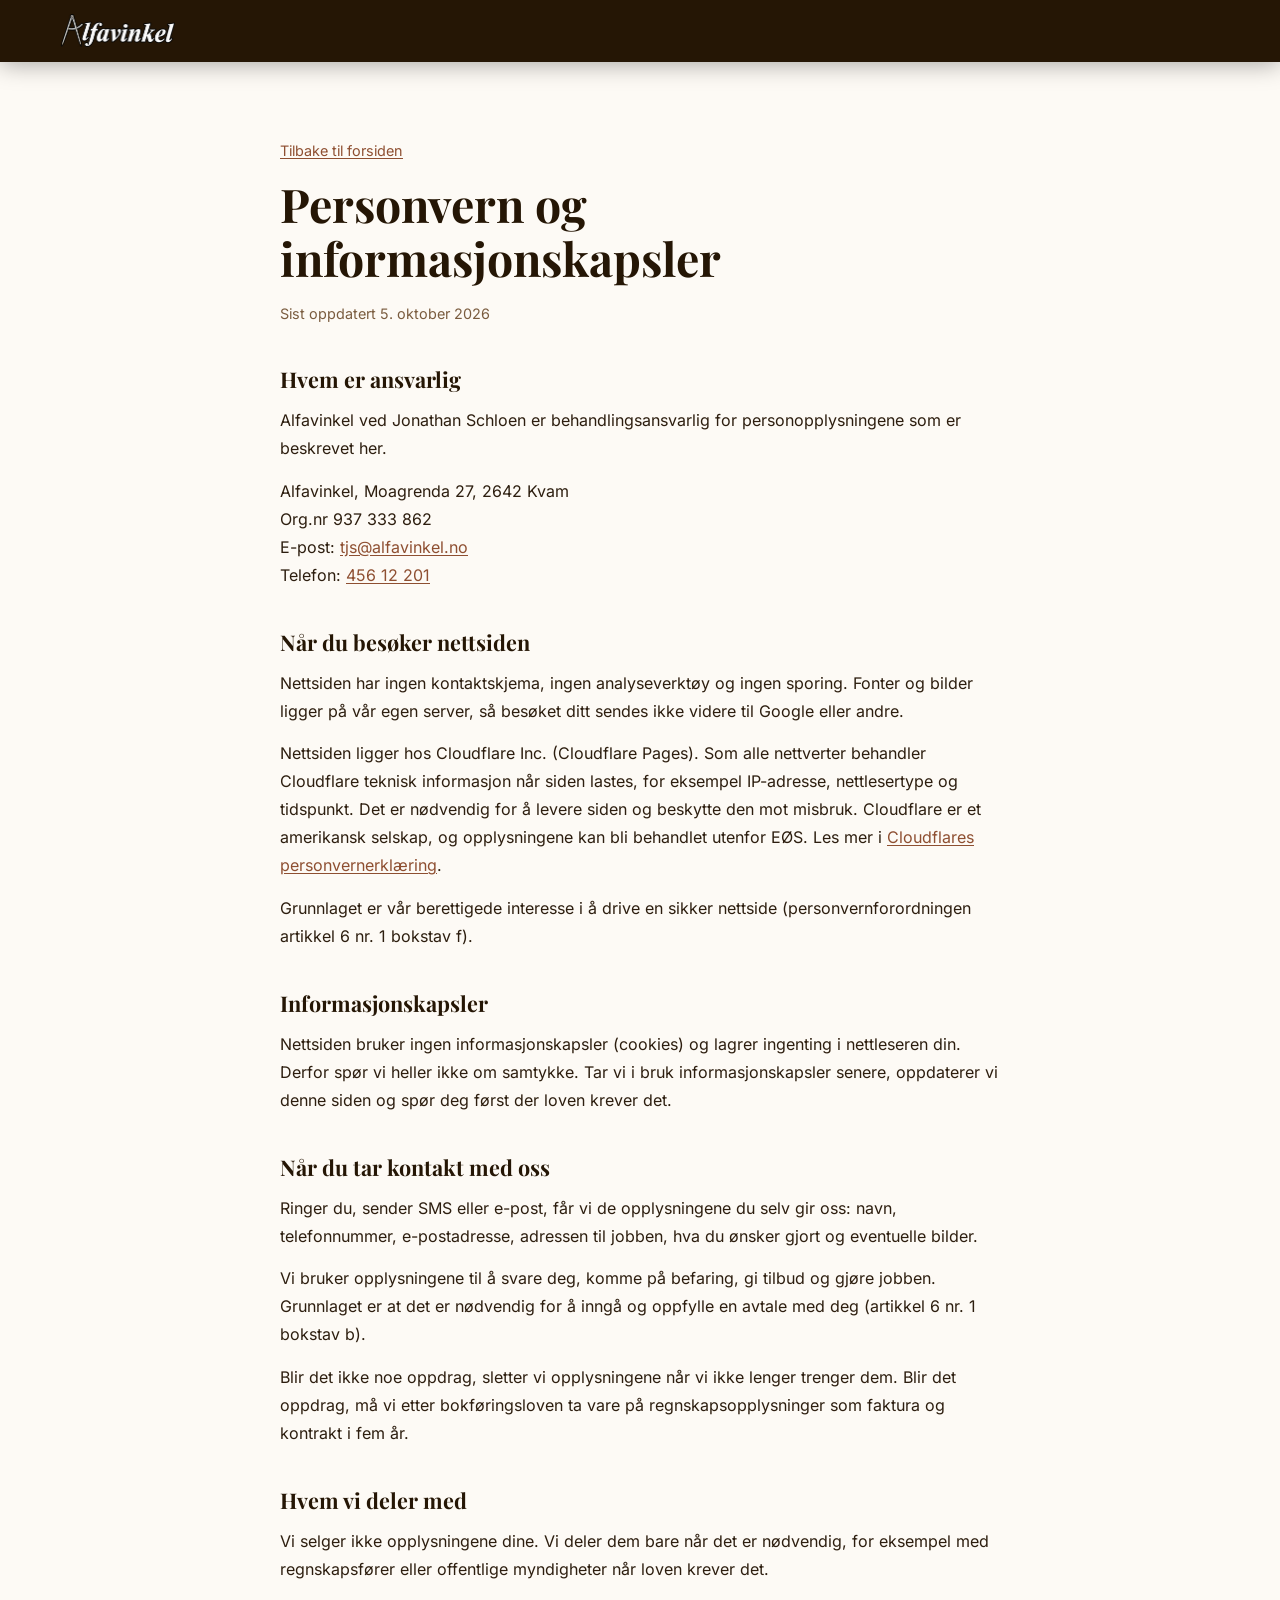
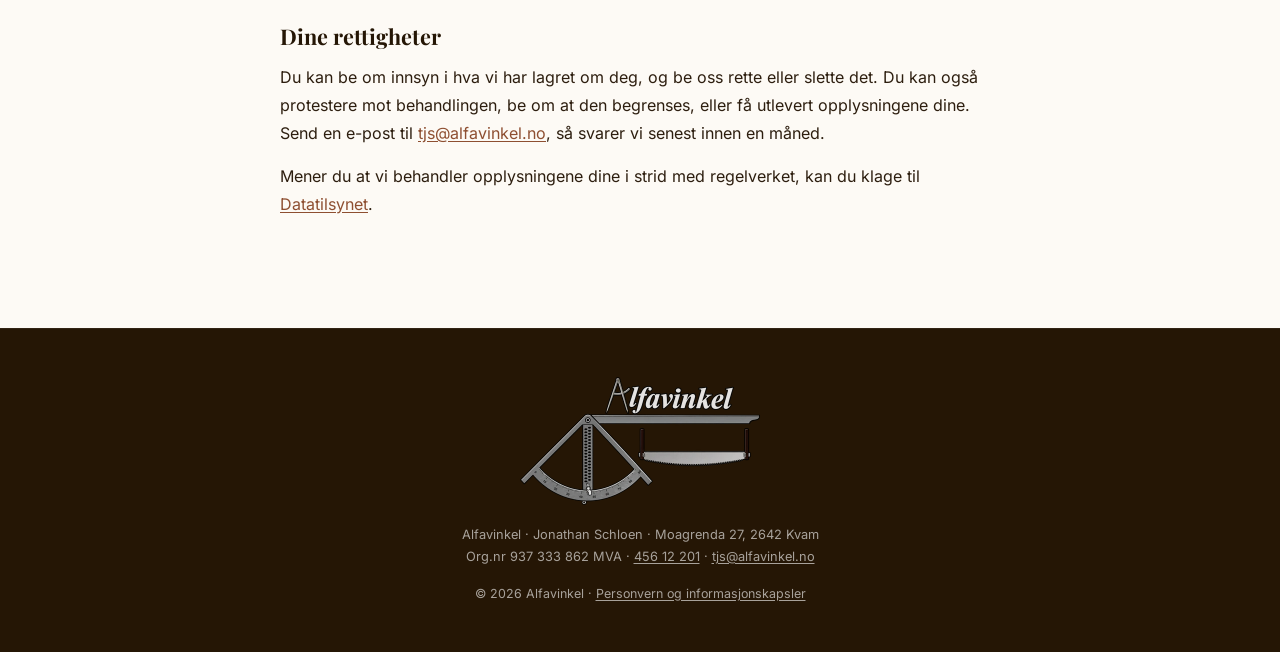
<file: personvern.html>
<!DOCTYPE html>
<html lang="nb">
<head>
  <meta charset="UTF-8">
  <meta name="viewport" content="width=device-width, initial-scale=1.0">
  <title>Personvern og informasjonskapsler | Alfavinkel</title>
  <meta name="description" content="Hvordan Alfavinkel behandler personopplysninger, og hvorfor nettsiden ikke bruker informasjonskapsler.">
  <link rel="canonical" href="https://alfavinkel.no/personvern">
  <link rel="preload" href="fonts/inter-latin-wght-normal.woff2" as="font" type="font/woff2" crossorigin>
  <link rel="preload" href="fonts/playfair-display-latin-wght-normal.woff2" as="font" type="font/woff2" crossorigin>
  <link rel="icon" href="/favicon.ico" sizes="48x48">
  <link rel="icon" href="/favicon.svg" type="image/svg+xml">
  <link rel="icon" href="/favicon-96.png" type="image/png" sizes="96x96">
  <link rel="apple-touch-icon" href="/apple-touch-icon.png">
  <link rel="stylesheet" href="style.css?v=1ba7c7b9">
</head>
<body>

  <a href="#innhold" class="skip">Hopp til innhold</a>

  <header class="header scrolled">
    <div class="container header__inner">
      <a href="/" class="logo" aria-label="Alfavinkel, til forsiden">
        <picture>
          <source type="image/webp" srcset="images/web/logo-ordmerke.webp">
          <img src="images/web/logo-ordmerke.png" alt="Alfavinkel"
               class="logo__img" width="461" height="132">
        </picture>
      </a>
    </div>
  </header>

  <main id="innhold" class="legal">
    <div class="container legal__inner">
      <p><a href="/" class="legal__back">Tilbake til forsiden</a></p>

      <h1 class="section-title">Personvern og informasjonskapsler</h1>
      <p class="legal__updated">Sist oppdatert 5. oktober 2026</p>

      <h2>Hvem er ansvarlig</h2>
      <p>Alfavinkel ved Jonathan Schloen er behandlingsansvarlig for personopplysningene som er beskrevet her.</p>
      <p>Alfavinkel, Moagrenda 27, 2642 Kvam<br>
        Org.nr 937 333 862<br>
        E-post: <!--email_off--><a href="mailto:tjs@alfavinkel.no">tjs@alfavinkel.no</a><!--/email_off--><br>
        Telefon: <a href="tel:+4745612201">456 12 201</a></p>

      <h2>Når du besøker nettsiden</h2>
      <p>Nettsiden har ingen kontaktskjema, ingen analyseverktøy og ingen sporing. Fonter og bilder ligger på vår egen server, så besøket ditt sendes ikke videre til Google eller andre.</p>
      <p>Nettsiden ligger hos Cloudflare Inc. (Cloudflare Pages). Som alle nettverter behandler Cloudflare teknisk informasjon når siden lastes, for eksempel IP-adresse, nettlesertype og tidspunkt. Det er nødvendig for å levere siden og beskytte den mot misbruk. Cloudflare er et amerikansk selskap, og opplysningene kan bli behandlet utenfor EØS. Les mer i <a href="https://www.cloudflare.com/privacypolicy/">Cloudflares personvernerklæring</a>.</p>
      <p>Grunnlaget er vår berettigede interesse i å drive en sikker nettside (personvernforordningen artikkel 6 nr. 1 bokstav f).</p>

      <h2>Informasjonskapsler</h2>
      <p>Nettsiden bruker ingen informasjonskapsler (cookies) og lagrer ingenting i nettleseren din. Derfor spør vi heller ikke om samtykke. Tar vi i bruk informasjonskapsler senere, oppdaterer vi denne siden og spør deg først der loven krever det.</p>

      <h2>Når du tar kontakt med oss</h2>
      <p>Ringer du, sender SMS eller e-post, får vi de opplysningene du selv gir oss: navn, telefonnummer, e-postadresse, adressen til jobben, hva du ønsker gjort og eventuelle bilder.</p>
      <p>Vi bruker opplysningene til å svare deg, komme på befaring, gi tilbud og gjøre jobben. Grunnlaget er at det er nødvendig for å inngå og oppfylle en avtale med deg (artikkel 6 nr. 1 bokstav b).</p>
      <p>Blir det ikke noe oppdrag, sletter vi opplysningene når vi ikke lenger trenger dem. Blir det oppdrag, må vi etter bokføringsloven ta vare på regnskapsopplysninger som faktura og kontrakt i fem år.</p>

      <h2>Hvem vi deler med</h2>
      <p>Vi selger ikke opplysningene dine. Vi deler dem bare når det er nødvendig, for eksempel med regnskapsfører eller offentlige myndigheter når loven krever det.</p>

      <h2>Dine rettigheter</h2>
      <p>Du kan be om innsyn i hva vi har lagret om deg, og be oss rette eller slette det. Du kan også protestere mot behandlingen, be om at den begrenses, eller få utlevert opplysningene dine. Send en e-post til <!--email_off--><a href="mailto:tjs@alfavinkel.no">tjs@alfavinkel.no</a><!--/email_off-->, så svarer vi senest innen en måned.</p>
      <p>Mener du at vi behandler opplysningene dine i strid med regelverket, kan du klage til <a href="https://www.datatilsynet.no">Datatilsynet</a>.</p>
    </div>
  </main>

  <footer class="footer">
    <div class="container footer__inner">
      <a href="/" class="logo footer__logo" aria-label="Alfavinkel, til forsiden">
        <picture>
          <source type="image/webp" srcset="images/web/logo-full.webp">
          <img src="images/web/logo-full.png" alt="Alfavinkel"
               class="footer__logo-img" width="480" height="256">
        </picture>
      </a>
      <address class="footer__info">
        Alfavinkel · Jonathan Schloen · Moagrenda 27, 2642 Kvam<br>
        Org.nr 937 333 862 MVA · <a href="tel:+4745612201">456 12 201</a> · <!--email_off--><a href="mailto:tjs@alfavinkel.no">tjs@alfavinkel.no</a><!--/email_off-->
      </address>
      <p class="footer__copy">© 2026 Alfavinkel · <a href="/personvern">Personvern og informasjonskapsler</a></p>
    </div>
  </footer>

</body>
</html>
</file>
<file: style.css>
/* =============================================
   ALFAVINKEL · style.css
   ============================================= */

/* Fontene ligger lokalt saa besoekende ikke sender IP-adressen sin til
   Google. Variable fonter, latin-utvalg (dekker æøå). Lisens: fonts/OFL-*.txt */
@font-face {
  font-family: 'Inter';
  font-style: normal;
  font-weight: 100 900;
  font-display: swap;
  src: url('fonts/inter-latin-wght-normal.woff2') format('woff2');
}
@font-face {
  font-family: 'Playfair Display';
  font-style: normal;
  font-weight: 400 900;
  font-display: swap;
  src: url('fonts/playfair-display-latin-wght-normal.woff2') format('woff2');
}
@font-face {
  font-family: 'Playfair Display';
  font-style: italic;
  font-weight: 400 900;
  font-display: swap;
  src: url('fonts/playfair-display-latin-wght-italic.woff2') format('woff2');
}

:root {
  --dark:   #251605;
  --accent: #C57B57;
  /* --accent gir bare 3.2:1 mot lyst. Disse to holder WCAG AA (4.5:1). */
  --accent-strong: #A05A39; /* bakgrunn bak hvit tekst */
  --accent-ink:    #8E4F31; /* tekst paa lys bunn, og hover for --accent-strong */
  --warm:   #F1AB86;
  --light:  #F7DBA7;
  --steel:  #9CAFB7;
  --white:  #FDFAF5;
  --text:   #2D1E0F;
  --muted:  #7A5C3F;

  --ff-heading: 'Playfair Display', Georgia, serif;
  --ff-body:    'Inter', system-ui, -apple-system, sans-serif;

  --radius-sm: 4px;
  --radius:    8px;
  --radius-lg: 16px;

  /* All hover og fokus bruker --t og --ease. Bildezoom bruker --t-slow.
     Hover bare paa det som kan trykkes paa: klikkbare kort loefter seg
     --lift-card, knapper --lift-btn. */
  --ease:      cubic-bezier(0.4, 0, 0.2, 1);
  --t:         0.28s;
  --t-slow:    0.65s;
  --lift-card: -4px;
  --lift-btn:  -2px;
  --zoom:      1.05;
  --card-shadow: 0 18px 48px rgba(37, 22, 5, 0.08);

  --container: 1160px;
}

/* =============================================
   RESET & BASE
   ============================================= */
*, *::before, *::after {
  box-sizing: border-box;
  margin: 0;
  padding: 0;
}

:focus-visible {
  outline: 2px solid var(--accent);
  outline-offset: 3px;
}
/* Kobber mot den varme kontaktbunnen gir under 3:1, saa der brukes moerk. */
.contact :focus-visible {
  outline-color: var(--dark);
}

html {
  scroll-behavior: smooth;
  -webkit-text-size-adjust: 100%;
}

body {
  font-family: var(--ff-body);
  font-size: 1rem;
  line-height: 1.6;
  color: var(--text);
  background: var(--white);
  overflow-x: hidden;
  /* Footeren staar nederst ogsaa paa korte sider (404): main fyller
     restplassen. Header og skip-lenke er posisjonert og paavirkes ikke. */
  min-height: 100vh;
  min-height: 100svh;
  display: flex;
  flex-direction: column;
}
body > main {
  flex: 1 0 auto;
}

img {
  display: block;
  max-width: 100%;
}

a {
  text-decoration: none;
  color: inherit;
}
/* Telefonnummer skal aldri brytes over to linjer. */
a[href^="tel:"] {
  white-space: nowrap;
}

ul {
  list-style: none;
}

button {
  cursor: pointer;
  border: none;
  background: none;
  font: inherit;
}

/* =============================================
   UTILITY
   ============================================= */
.container {
  width: min(var(--container), 100% - 2.5rem);
  margin-inline: auto;
}

/* Section labels */
.section-label {
  display: inline-block;
  font-size: 0.8rem;
  font-weight: 600;
  letter-spacing: 0.18em;
  text-transform: uppercase;
  color: var(--accent-ink);
  margin-bottom: 0.85rem;
}
.section-label--light {
  color: var(--warm);
}

/* Section headings */
.section-title {
  font-family: var(--ff-heading);
  font-size: clamp(1.9rem, 3.8vw, 2.9rem);
  font-weight: 700;
  line-height: 1.15;
  color: var(--dark);
  margin-bottom: 1rem;
}
.section-title--light {
  color: var(--white);
}

/* Centered section header */
.section-header {
  text-align: center;
  margin-bottom: clamp(2.5rem, 5vw, 4rem);
}
/* =============================================
   BUTTONS
   ============================================= */
.btn {
  display: inline-flex;
  align-items: center;
  justify-content: center;
  gap: 0.5rem;
  padding: 0.9rem 2rem;
  font-family: var(--ff-body);
  font-size: 0.88rem;
  font-weight: 600;
  letter-spacing: 0.04em;
  border-radius: var(--radius-sm);
  transition: background var(--t) var(--ease),
              color var(--t) var(--ease),
              border-color var(--t) var(--ease),
              transform var(--t) var(--ease),
              box-shadow var(--t) var(--ease);
  min-height: 50px;
  white-space: nowrap;
}

.btn--primary {
  background: var(--accent-strong);
  color: var(--white);
}
.btn--primary:hover {
  background: var(--accent-ink);
  transform: translateY(var(--lift-btn));
  box-shadow: 0 8px 24px rgba(197, 123, 87, 0.38);
}

.btn--outline {
  background: transparent;
  color: var(--white);
  border: 2px solid rgba(255, 255, 255, 0.45);
}
.btn--outline:hover {
  background: rgba(255, 255, 255, 0.1);
  border-color: rgba(255, 255, 255, 0.85);
  transform: translateY(var(--lift-btn));
}

.btn--dark {
  background: var(--dark);
  color: var(--white);
}
.btn--dark:hover {
  background: #3d2510;
  transform: translateY(var(--lift-btn));
  box-shadow: 0 8px 24px rgba(37, 22, 5, 0.3);
}

.btn--full {
  width: 100%;
}
/* =============================================
   HEADER
   ============================================= */
.header {
  position: fixed;
  inset-block-start: 0;
  inset-inline: 0;
  z-index: 200;
  padding-block: 1.4rem;
  transition: background var(--t) var(--ease),
              padding var(--t) var(--ease),
              box-shadow var(--t) var(--ease);
}

.header.scrolled {
  background: var(--dark);
  padding-block: 0.9rem;
  box-shadow: 0 2px 24px rgba(0, 0, 0, 0.35);
}

.header__inner {
  display: flex;
  align-items: center;
  justify-content: space-between;
  gap: 1.5rem;
}

/* Logo */
.logo {
  display: flex;
  align-items: center;
  gap: 0.55rem;
  color: var(--white);
  font-family: var(--ff-heading);
  font-size: 1.35rem;
  font-weight: 700;
  letter-spacing: -0.01em;
  flex-shrink: 0;
}
/* Nav */
.nav__list {
  display: flex;
  align-items: center;
  gap: 0.15rem;
}

.nav__link {
  display: block;
  padding: 0.5rem 0.9rem;
  color: rgba(255, 255, 255, 0.82);
  font-size: 0.88rem;
  font-weight: 500;
  border-radius: var(--radius-sm);
  transition: color var(--t) var(--ease), background var(--t) var(--ease);
}
.nav__link:hover {
  color: var(--white);
  background: rgba(255, 255, 255, 0.09);
}

.nav__cta {
  background: var(--accent-strong);
  color: var(--white) !important;
  padding: 0.5rem 1.2rem;
  margin-left: 0.5rem;
}
.nav__cta:hover {
  background: var(--accent-ink) !important;
}

/* Hamburger */
.hamburger {
  display: none;
  flex-direction: column;
  justify-content: center;
  gap: 5px;
  width: 44px;
  height: 44px;
  padding: 0.6rem;
  flex-shrink: 0;
  /* Over menypanelet (z-index 199), saa krysset kan trykkes paa naar menyen er aapen. */
  position: relative;
  z-index: 201;
}

/* Ringeknapp i headeren. Bare paa mobil, der «Ring»-knappen i menyen ellers
   er skjult bak hamburgeren. */
.header__call {
  display: none;
  align-items: center;
  justify-content: center;
  width: 44px;
  height: 44px;
  margin-left: auto;
  margin-right: -0.75rem;
  border-radius: 50%;
  background: var(--accent-strong);
  color: var(--white);
  flex-shrink: 0;
  transition: background var(--t) var(--ease);
}
.header__call:hover {
  background: var(--accent-ink);
}
.hamburger__bar {
  display: block;
  width: 22px;
  height: 2px;
  background: var(--white);
  border-radius: 2px;
  transition: transform var(--t) var(--ease),
              opacity var(--t) var(--ease);
  transform-origin: center;
}
.hamburger.open .hamburger__bar:nth-child(1) {
  transform: translateY(7px) rotate(45deg);
}
.hamburger.open .hamburger__bar:nth-child(2) {
  opacity: 0;
  transform: scaleX(0);
}
.hamburger.open .hamburger__bar:nth-child(3) {
  transform: translateY(-7px) rotate(-45deg);
}

/* =============================================
   HERO
   ============================================= */
.hero {
  position: relative;
  /* Hoeyden var fast, 100svh med min-height 580, og overflow hidden klipte
     det som ikke fikk plass. Paa 320x568 forsvant nedre kant av
     SMS-knappen, og verre for alle som kjoerer stoerre tekst i nettleseren.
     Naa vokser den i stedet. min() beholder taket paa 1000 px som
     max-height ga foer, saa hoeye skjermer ser ut som de gjorde.
     Paddingen oeverst gjoer plass til den faste headeren, og forskjellen
     mellom oeverst og nederst gjenskaper de 70 px teksten sto lavere
     enn midten foer. */
  min-height: min(100svh, 1000px);
  padding-block: 96px 1.6rem;
  display: flex;
  align-items: center;
  overflow: hidden;
}

.hero__media {
  position: absolute;
  inset: 0;
}

.hero__img {
  width: 100%;
  height: 100%;
  object-fit: cover;
  transform: scale(1.06);
  animation: heroZoom 14s var(--ease) forwards;
}

@keyframes heroZoom {
  to { transform: scale(1); }
}

.hero__overlay {
  position: absolute;
  inset: 0;
  background: linear-gradient(
    130deg,
    rgba(37, 22, 5, 0.84) 0%,
    rgba(37, 22, 5, 0.52) 55%,
    rgba(37, 22, 5, 0.72) 100%
  );
}

.hero__content {
  position: relative;
  z-index: 2;
  animation: fadeUp 0.85s var(--ease) 0.15s both;
}

@keyframes fadeUp {
  from {
    opacity: 0;
    transform: translateY(28px);
  }
  to {
    opacity: 1;
    transform: translateY(0);
  }
}

.hero__title {
  font-family: var(--ff-heading);
  font-size: clamp(3rem, 7.5vw, 6.5rem);
  font-weight: 700;
  line-height: 1.0;
  color: var(--white);
  margin-bottom: 1.75rem;
}

/* Undertittelen ligger inne i h1, saa Google leser «Tømrer i Kvam» som
   sidens hovedoverskrift. Den ser ut som foer. */
.hero__subtitle {
  display: block;
  margin-top: 0.5rem;
  font-family: var(--ff-body);
  font-size: clamp(1rem, 2vw, 1.4rem);
  font-weight: 400;
  line-height: 1.6;
  letter-spacing: 0.04em;
  color: var(--warm);
}

.hero__sub {
  font-size: clamp(0.95rem, 1.6vw, 1.12rem);
  line-height: 1.75;
  color: rgba(255, 255, 255, 0.78);
  margin-bottom: 2.5rem;
  max-width: 460px;
}

.hero__actions {
  display: flex;
  gap: 1rem;
  flex-wrap: wrap;
}

/* =============================================
   ABOUT
   ============================================= */
.about {
  background: var(--light);
  padding-block: clamp(4rem, 9vw, 7.5rem);
}

.about__inner {
  width: min(var(--container), 100% - 2.5rem);
  margin-inline: auto;
  display: grid;
  grid-template-columns: 1.2fr 1fr;
  gap: clamp(2.5rem, 6vw, 5.5rem);
  align-items: center;
}

.about__image-wrap {
  position: relative;
  border-radius: var(--radius-lg);
  overflow: visible;
  aspect-ratio: 4 / 5;
}

.about__img {
  width: 100%;
  height: 100%;
  object-fit: cover;
  border-radius: var(--radius-lg);
}

.about__content {
  padding-block: 1rem;
}

.about__lead {
  font-family: var(--ff-heading);
  font-size: 1.18rem;
  font-style: italic;
  color: var(--dark);
  line-height: 1.65;
  margin-bottom: 1rem;
}

.about__body {
  font-size: 0.98rem;
  line-height: 1.85;
  color: var(--muted);
}

.about__lead,
.about__body {
  max-width: 62ch;
}

/* Fagene fra Geselle-aarene. Staar der bildet sto til det kommer et
   ekte bilde av Jonathan og kollegaen. */
/* Samme flate som kontaktboksene: en lysere tone av bakgrunnen, ingen ramme. */
.about__trades {
  background: rgba(255, 255, 255, 0.45);
  border-radius: var(--radius);
  padding: clamp(1.75rem, 3.5vw, 2.5rem);
}

.about__trades .section-label {
  margin-bottom: 0.25rem;
}

.about__trades-list {
  list-style: none;
  margin: 0;
  padding: 0;
}

.about__trades-list li {
  padding-block: 1.05rem;
  border-bottom: 1px solid rgba(37, 22, 5, 0.08);
  font-family: var(--ff-heading);
  font-size: clamp(1.2rem, 2vw, 1.4rem);
  font-weight: 700;
  color: var(--dark);
}
.about__trades-list li:last-child {
  border-bottom: 0;
  padding-bottom: 0;
}

/* =============================================
   SERVICES
   ============================================= */
.services {
  padding-block: clamp(4rem, 9vw, 7.5rem);
  background: var(--white);
}

/* Fire i bredden: aatte kort gir to fulle rader, uten tomt hull nederst. */
.services__grid {
  display: grid;
  grid-template-columns: repeat(4, 1fr);
  gap: 1.25rem;
}

.service-card {
  overflow: hidden;
  background: #fff;
  border: 1.5px solid rgba(197, 123, 87, 0.14);
  border-radius: var(--radius);
}
/* Ingen hover her: kortene er ikke lenker, og et loeft lover et klikk som
   ikke kommer. Hover er forbeholdt det som faktisk kan trykkes paa. */

.service-card__media {
  display: block;
  aspect-ratio: 4 / 3;
}
.service-card__media img {
  display: block;
  width: 100%;
  height: 100%;
  object-fit: cover;
}
.service-card__media--top img {
  object-position: center top;
}

.service-card__title {
  /* Lik luft over og under. Underteksten under tittelen ga bunnluften
     foer, og da den ble fjernet sto tittelen for tett paa kortkanten. */
  padding: 1.1rem 1.35rem;
  font-family: var(--ff-heading);
  font-size: 1.15rem;
  font-weight: 600;
  color: var(--dark);
}

/* Ingressen baerer ordene som sto under hvert kort foer. Synlig for alle,
   ikke gjemt for Googles skyld. Samme dempede farge som resten av
   seksjonsteksten, og smal nok til at linjene er behagelige aa lese. */
.services__intro {
  max-width: 38rem;
  margin: 1.1rem auto 0;
  font-size: 1rem;
  line-height: 1.7;
  color: var(--muted);
}

.services__more {
  margin-top: 1.75rem;
  text-align: center;
  color: var(--muted);
}

/* =============================================
   GALLERY
   ============================================= */
.gallery {
  background: var(--dark);
  padding-block: clamp(4rem, 9vw, 7.5rem);
}

.gallery__grid {
  display: grid;
  grid-template-columns: repeat(3, 1fr);
  grid-template-rows: 240px 240px 240px;
  gap: 0.875rem;
}

/* Explicit placement for asymmetric 7-bilde layout */
.gallery__item:nth-child(1) { grid-column: 1;     grid-row: 1 / 3; }
.gallery__item:nth-child(2) { grid-column: 2;     grid-row: 1; }
.gallery__item:nth-child(3) { grid-column: 3;     grid-row: 1; }
.gallery__item:nth-child(4) { grid-column: 2;     grid-row: 2; }
.gallery__item:nth-child(5) { grid-column: 3;     grid-row: 2; }
.gallery__item:nth-child(6) { grid-column: 1;     grid-row: 3; }
.gallery__item:nth-child(7) { grid-column: 2 / 4; grid-row: 3; }

.gallery__item {
  position: relative;
  border-radius: var(--radius);
  overflow: hidden;
  background: rgba(255,255,255,0.05);
  cursor: pointer;
}

.gallery__item img {
  width: 100%;
  height: 100%;
  object-fit: cover;
  transition: transform var(--t-slow) var(--ease);
}
.gallery__item:hover img {
  transform: scale(var(--zoom));
}

/* Lyskasse: klikk paa et prosjektbilde aapner det stort, med pil
   frem/tilbake. Ingen tekst, bare bildene. */
.lightbox {
  position: fixed;
  inset: 0;
  z-index: 300;
  display: flex;
  align-items: center;
  justify-content: center;
  background: rgba(10, 6, 2, 0.94);
  opacity: 0;
  visibility: hidden;
  transition: opacity var(--t) var(--ease);
}
.lightbox.is-open {
  opacity: 1;
  visibility: visible;
}

.lightbox__img {
  max-width: min(88vw, 1100px);
  max-height: 86vh;
  border-radius: var(--radius);
  object-fit: contain;
}

.lightbox__close,
.lightbox__nav {
  position: absolute;
  display: flex;
  align-items: center;
  justify-content: center;
  width: 44px;
  height: 44px;
  border-radius: 50%;
  background: rgba(255, 255, 255, 0.1);
  color: var(--white);
  transition: background var(--t) var(--ease);
}
.lightbox__close:hover,
.lightbox__nav:hover {
  background: rgba(255, 255, 255, 0.22);
}

.lightbox__close {
  top: 1.5rem;
  right: 1.5rem;
}

.lightbox__nav--prev {
  left: 1.5rem;
  top: 50%;
  transform: translateY(-50%);
}
.lightbox__nav--next {
  right: 1.5rem;
  top: 50%;
  transform: translateY(-50%);
}

/* =============================================
   CONTACT
   ============================================= */
.contact {
  background: var(--warm);
  padding-block: clamp(4rem, 9vw, 7.5rem);
}

.contact__inner {
  max-width: 640px;
  margin-inline: auto;
  text-align: center;
}

.contact .section-title {
  color: var(--dark);
}
/* Paa den varme bunnen trengs en moerkere tone for 4.5:1. */
.contact .section-label {
  color: #6B3720;
}

.contact__intro {
  font-size: 1rem;
  line-height: 1.75;
  color: rgba(37, 22, 5, 0.78);
  margin: 0 auto 1.25rem;
  max-width: 460px;
}
.contact__intro a {
  color: var(--dark);
  font-weight: 600;
  text-decoration: underline;
  text-underline-offset: 2px;
  transition: color var(--t) var(--ease);
}
/* --accent-ink gir bare 3.3:1 mot den varme bunnen. #6B3720 holder 5:1. */
.contact__intro a:hover {
  color: #6B3720;
}

.contact__details {
  display: flex;
  flex-direction: column;
  gap: 0.75rem;
  max-width: 340px;
  margin: 0.75rem auto 0;
}

.contact__detail-item {
  display: flex;
  align-items: center;
  gap: 1rem;
  padding: 0.95rem 1.1rem;
  background: rgba(255, 255, 255, 0.45);
  border-radius: var(--radius);
  color: var(--dark);
  text-align: left;
  --hover-tr: background var(--t) var(--ease),
              transform var(--t) var(--ease),
              box-shadow var(--t) var(--ease);
  transition: var(--hover-tr);
}
/* Bare telefon og e-post er lenker. Omraade-boksen er en div og faar ingen hover. */
a.contact__detail-item:hover {
  background: rgba(255, 255, 255, 0.65);
  transform: translateY(var(--lift-card));
  box-shadow: var(--card-shadow);
}

.contact__detail-icon {
  width: 38px;
  height: 38px;
  background: var(--white);
  border-radius: var(--radius-sm);
  display: flex;
  align-items: center;
  justify-content: center;
  color: var(--accent);
  flex-shrink: 0;
}

.contact__detail-label {
  display: block;
  font-size: 0.75rem;
  font-weight: 600;
  letter-spacing: 0.1em;
  text-transform: uppercase;
  color: rgba(37, 22, 5, 0.7);
  margin-bottom: 0.15rem;
}
.contact__detail-value {
  display: block;
  font-size: 0.92rem;
  font-weight: 600;
  color: var(--dark);
}

/* =============================================
   FOOTER
   ============================================= */
.footer {
  background: var(--dark);
  padding-block: 3rem;
  border-top: 1px solid rgba(255, 255, 255, 0.06);
}

.footer__inner {
  display: flex;
  flex-direction: column;
  align-items: center;
  gap: 0.6rem;
  text-align: center;
}

.footer__logo {
  color: var(--white);
  opacity: 0.9;
  transition: opacity var(--t) var(--ease);
}
.footer__logo:hover {
  opacity: 1;
}

.footer__tagline {
  font-size: 0.85rem;
  color: rgba(255, 255, 255, 0.6);
  margin-top: 0.2rem;
}

.footer__info {
  font-style: normal;
  font-size: 0.8rem;
  line-height: 1.7;
  color: rgba(255, 255, 255, 0.6);
  margin-top: 0.6rem;
}

.footer__copy {
  font-size: 0.78rem;
  color: rgba(255, 255, 255, 0.6);
  margin-top: 0.4rem;
}

.footer__info a,
.footer__copy a {
  color: inherit;
  text-decoration: underline;
  text-underline-offset: 2px;
  /* Stoerre trykkflate paa mobil uten aa endre linjeavstanden. */
  padding-block: 6px;
  transition: color var(--t) var(--ease);
}
.footer__info a:hover,
.footer__copy a:hover {
  color: var(--white);
}

/* =============================================
   PERSONVERN-SIDEN
   ============================================= */
.legal {
  /* 72px er hoeyden paa den faste headeren i scrolled-tilstand. */
  padding-block: calc(72px + clamp(2.5rem, 6vw, 4rem)) clamp(4rem, 9vw, 6rem);
}
.legal__inner {
  max-width: 720px;
}
.legal h2 {
  font-family: var(--ff-heading);
  font-size: 1.35rem;
  color: var(--dark);
  margin: 2.25rem 0 0.6rem;
}
.legal p {
  line-height: 1.75;
  margin-bottom: 0.9rem;
}
.legal a {
  color: var(--accent-ink);
  text-decoration: underline;
  text-underline-offset: 2px;
  transition: color var(--t) var(--ease);
}
.legal a:hover {
  color: var(--dark);
}
.legal__updated {
  color: var(--muted);
  font-size: 0.9rem;
}
.legal__back {
  font-size: 0.9rem;
}

/* =============================================
   SCROLL ANIMATIONS
   ============================================= */
/* Fade-inn krever .js paa <html>. Uten JavaScript sto tjenestekortene,
   galleriet og kontaktinfoen paa opacity 0 for alltid, altsaa blankt.
   Innsvevingen bruker «translate», ikke «transform», saa den ikke kolliderer
   med hover-loeftet. Kortets egen hover-overgang (--hover-tr) legges til,
   ellers ville denne regelen overstyrt den. Forsinkelsen gjelder bare
   innsvevingen, ikke hover. */
.js .service-card,
.js .gallery__item,
.js .contact__detail-item,
.js .about__content,
.js .about__image-wrap,
.js .about__trades {
  opacity: 0;
  translate: 0 22px;
  transition: opacity 0.55s var(--ease) var(--reveal-delay, 0s),
              translate 0.55s var(--ease) var(--reveal-delay, 0s),
              var(--hover-tr, visibility 0s);
}

@media (prefers-reduced-motion: reduce) {
  .js .service-card,
  .js .gallery__item,
  .js .contact__detail-item,
  .js .about__content,
  .js .about__image-wrap,
  .js .about__trades {
    opacity: 1;
    translate: none;
    transition: var(--hover-tr, none);
  }
}

.service-card.is-visible,
.gallery__item.is-visible,
.contact__detail-item.is-visible,
.about__content.is-visible,
.about__image-wrap.is-visible,
.about__trades.is-visible {
  opacity: 1;
  translate: 0 0;
}

/* =============================================
   RESPONSIVE — TABLET (max 960px)
   ============================================= */
@media (max-width: 960px) {
  /* Staaende skjerm viser bare en del av hero-bildet. Midten er snoe og
     traer, saa utsnittet flyttes til venstre der tommerhjoernet staar. */
  .hero__img {
    object-position: 0% 50%;
  }

  .services__grid {
    grid-template-columns: repeat(2, 1fr);
  }

  .about__inner {
    grid-template-columns: 1fr;
    gap: 3rem;
  }
  .about__image-wrap {
    aspect-ratio: 4 / 3;
  }

  .gallery__grid {
    grid-template-columns: repeat(2, 1fr);
    grid-template-rows: 220px 220px 220px 220px 220px;
  }
  .gallery__item:nth-child(1) { grid-column: 1;     grid-row: 1 / 3; }
  .gallery__item:nth-child(2) { grid-column: 2;     grid-row: 1; }
  .gallery__item:nth-child(3) { grid-column: 2;     grid-row: 2; }
  .gallery__item:nth-child(4) { grid-column: 1;     grid-row: 3; }
  .gallery__item:nth-child(5) { grid-column: 2;     grid-row: 3; }
  .gallery__item:nth-child(6) { grid-column: 1;     grid-row: 4; }
  .gallery__item:nth-child(7) { grid-column: 2;     grid-row: 4 / 6; }
}

/* =============================================
   RESPONSIVE — MOBILE (max 640px)
   ============================================= */
@media (max-width: 640px) {
  /* Show hamburger, hide desktop nav */
  .hamburger,
  .header__call {
    display: flex;
  }

  .nav {
    position: fixed;
    top: 0;
    right: -100%;
    bottom: 0;
    width: min(310px, 85vw);
    background: var(--dark);
    padding: 5rem 1.75rem 2rem;
    transition: right var(--t) var(--ease);
    z-index: 199;
    box-shadow: -12px 0 48px rgba(0, 0, 0, 0.4);
    overflow-y: auto;
  }
  .nav.open {
    right: 0;
  }

  .nav__list {
    flex-direction: column;
    align-items: flex-start;
    gap: 0.4rem;
  }
  .nav__link {
    font-size: 1.15rem;
    padding: 0.75rem 1rem;
    width: 100%;
    border-radius: var(--radius-sm);
  }
  .nav__cta {
    margin-left: 0;
    margin-top: 0.75rem;
    text-align: center;
    justify-content: center;
    display: flex;
  }

  /* Hero. Smalere bilde enn paa nettbrett, saa utsnittet skyves litt mot
     hoeyre: omtrent halve skjermen hus, halve natur.
     Teksten er stoerre enn fra clamp() over, som er laget for bred skjerm.
     Broedteksten holder minst 16 px, og avstanden mellom tittel, undertittel
     og tekst beholder samme trinn som paa desktop. */
  .hero__img {
    object-position: 21% 50%;
  }
  .hero__title {
    font-size: clamp(2.75rem, 13vw, 3.75rem);
  }
  .hero__subtitle {
    font-size: 1.15rem;
  }
  .hero__sub {
    font-size: 1.05rem;
    line-height: 1.7;
  }
  .hero__actions .btn {
    width: 100%;
  }

  /* About */
  .about__image-wrap {
    aspect-ratio: 1 / 1;
  }

  /* Services */
  .services__grid {
    grid-template-columns: repeat(2, 1fr);
    gap: 0.75rem;
  }
  .service-card__title {
    padding: 0.8rem 0.9rem;
    font-size: 1rem;
  }

  /* Gallery */
  .gallery__grid {
    grid-template-columns: 1fr;
    /* Foerste bilde (trappa) er staaende og faar mer hoeyde. */
    grid-template-rows: 420px repeat(6, 220px);
  }

  .gallery__item:nth-child(n) {
    grid-column: auto;
    grid-row: auto;
  }

  /* Lightbox. Pilene ligger over kanten av bildet her, saa de trenger
     moerk bunn for aa synes mot lyse bilder. */
  .lightbox__close,
  .lightbox__nav {
    width: 38px;
    height: 38px;
    background: rgba(20, 12, 4, 0.6);
  }
  .lightbox__close:hover,
  .lightbox__nav:hover {
    background: rgba(20, 12, 4, 0.8);
  }
  .lightbox__close {
    top: 1rem;
    right: 1rem;
  }
  .lightbox__nav--prev {
    left: 0.5rem;
  }
  .lightbox__nav--next {
    right: 0.5rem;
  }
}


/* =============================================
   TILLEGG TIL TEKSTVERSJONEN
   Fire smaa regler. Designet er ellers uendret.
   ============================================= */

/* 1. <picture> er inline som standard, og da faller hoeyden sammen naar
      bildet ligger i en beholder som styrer stoerrelsen selv. */
.hero__media picture,
.about__image-wrap picture,
.gallery__item picture {
  display: block;
  width: 100%;
  height: 100%;
}

/* 3. Bildetekst under galleriet. Foer- og etter-bildet trenger en
      forklaring, ellers er det bare to hus. */
.gallery__caption {
  margin-top: 1.75rem;
  font-size: 0.95rem;
  line-height: 1.8;
  color: rgba(255, 255, 255, 0.62);
}

/* 4. Logoen. Ordmerket i header, hele merket i footer. Begge er hvite med
      moerk kontur, og begge staar paa moerk bunn. Bildene er eksportert
      4x og 2x av visningsstoerrelsen, saa de er skarpe paa retina.
      .logo beholder display flex for vertikal sentrering. */
.logo__img {
  height: 33px;
  width: auto;
}

.footer__logo-img {
  width: 240px;
  height: auto;
}

/* 5. Dedikert foer og etter. Samme radius og samme gap som galleriet, saa
      de to blokkene leses som én seksjon. Ingen slider: begge bildene er
      synlige samtidig, og etikettene staar fast uten hover. */
.beforeafter {
  margin-bottom: clamp(2.5rem, 5vw, 3.5rem);
}

.beforeafter__grid {
  display: grid;
  grid-template-columns: 1fr 1fr;
  gap: 0.875rem;
}

.beforeafter__item {
  position: relative;
  margin: 0;
  border-radius: var(--radius);
  overflow: hidden;
  background: rgba(255, 255, 255, 0.05);
  cursor: pointer;
}

.beforeafter__item img {
  display: block;
  width: 100%;
  height: 100%;
  object-fit: cover;
  aspect-ratio: 4 / 3;
  transition: transform var(--t-slow) var(--ease);
}
.beforeafter__item:hover img {
  transform: scale(var(--zoom));
}

.beforeafter__tag {
  position: absolute;
  left: 1.35rem;
  bottom: 1.25rem;
  color: var(--white);
  font-size: 0.8rem;
  font-weight: 600;
  letter-spacing: 0.1em;
  text-transform: uppercase;
  border-bottom: 2px solid var(--accent);
  padding-bottom: 2px;
  text-shadow: 0 1px 12px rgba(37, 22, 5, 0.9);
}

/* 7. Tilbakemeldinger. Samme kortutseende som .service-card: hvit flate,
      samme ramme, samme radius. Ingen hover, de er ikke lenker. */
.reviews {
  padding-block: clamp(4rem, 9vw, 7.5rem);
  background: var(--white);
}

.reviews__grid {
  display: grid;
  grid-template-columns: repeat(3, 1fr);
  gap: 1.25rem;
}

.reviews__dots {
  display: none;
}

.review {
  display: flex;
  flex-direction: column;
  gap: 0.9rem;
  margin: 0;
  padding: 2rem 1.75rem;
  background: #fff;
  border: 1.5px solid rgba(197, 123, 87, 0.14);
  border-radius: var(--radius);
}

.review__stars {
  display: flex;
  gap: 2px;
  color: var(--accent);
}

.review__text {
  font-size: 0.95rem;
  line-height: 1.8;
  color: var(--text);
}

.review__by {
  margin-top: auto;
  font-size: 0.88rem;
  color: var(--muted);
}
.review__by strong {
  color: var(--dark);
  font-weight: 600;
}

/* Merkelappen skal vaere umulig aa overse, saa ingen eksempelomtale gaar i
      trykken ved et uhell. Hele regelen slettes med de siste klammene. */
.review__flag {
  display: inline-block;
  margin-left: 0.35rem;
  padding: 1px 7px;
  border-radius: 3px;
  background: #ffe680;
  color: #4a3400;
  font-size: 0.68rem;
  font-weight: 700;
  letter-spacing: 0.08em;
  text-transform: uppercase;
}


.reviews__link {
  margin-top: 2rem;
  font-size: 0.92rem;
}
.reviews__link a {
  color: var(--accent-ink);
  font-weight: 600;
  border-bottom: 1px solid rgba(197, 123, 87, 0.4);
  padding-bottom: 1px;
  transition: border-color var(--t) var(--ease);
}
.reviews__link a:hover {
  border-bottom-color: var(--accent);
}

/* 6. Mobil for de nye komponentene. Maa staa her, etter basisreglene over,
      og ikke oppe i det store 640-blokken. Like spesifikke regler avgjoeres
      av rekkefoelgen i fila, og tillegget ligger sist. */
@media (max-width: 640px) {
  /* Side ved side gir 126 px per bilde paa en liten telefon, og da ser man
     ingen forskjell. Stablet blir hvert bilde like bredt som skjermen. */
  .beforeafter__grid {
    grid-template-columns: 1fr;
  }
  .beforeafter {
    margin-top: 2rem;
  }
  .footer__logo-img {
    width: 200px;
  }
  /* Karusell: kortene ligger paa rad og snapper paa plass. Neste kort
     stikker inn fra kanten, saa det er tydelig at man kan sveipe. Raden gaar
     helt ut til skjermkanten (negativ margin = containerens luft). */
  .reviews__grid {
    display: flex;
    position: relative;
    gap: 0.875rem;
    margin-inline: -1.25rem;
    padding: 0.25rem 1.25rem 0.5rem;
    scroll-padding-inline: 1.25rem;
    overflow-x: auto;
    scroll-snap-type: x mandatory;
    overscroll-behavior-x: contain;
    scrollbar-width: none;
  }
  .reviews__grid::-webkit-scrollbar {
    display: none;
  }
  .review {
    flex: 0 0 86%;
    scroll-snap-align: start;
  }

  .reviews__dots {
    display: flex;
    justify-content: center;
    gap: 0.25rem;
    margin-top: 1rem;
  }
  /* Trykkflaten er 24x24 px, prikken inni er mindre. */
  .reviews__dot {
    display: flex;
    align-items: center;
    justify-content: center;
    width: 24px;
    height: 24px;
    border-radius: 12px;
  }
  .reviews__dot::before {
    content: '';
    display: block;
    width: 8px;
    height: 8px;
    border-radius: 4px;
    background: rgba(37, 22, 5, 0.5);
    transition: width var(--t) var(--ease),
                background var(--t) var(--ease);
  }
  .reviews__dot[aria-current="true"]::before {
    width: 20px;
    background: var(--accent-strong);
  }
}

/* 9. Hopp til innhold. Usynlig til den faar tastaturfokus. Ligger foerst i
      DOM-en, saa den som navigerer med tab slipper aa gaa gjennom menyen
      paa hver eneste side. */
.skip {
  position: absolute;
  left: -9999px;
  top: 0;
}
.skip:focus {
  left: 1rem;
  top: 1rem;
  z-index: 300;
  padding: 0.8rem 1.25rem;
  background: var(--dark);
  color: var(--white);
  border-radius: var(--radius-sm);
  font-size: 0.9rem;
  font-weight: 600;
}

/* 10. Hero-animasjonene var ikke gated paa prefers-reduced-motion. Den som
       har slaatt av bevegelse i systemet fikk likevel bade innsvevingen av
       teksten og en 14 sekunders zoom paa bakgrunnsbildet.
       Merk fill-mode «both» paa fadeUp: starter animasjonen aldri, staar
       teksten paa opacity 0. Her settes hvilestillingen eksplisitt. */
@media (prefers-reduced-motion: reduce) {
  .hero__content {
    animation: none;
    opacity: 1;
    transform: none;
  }
  .hero__img {
    animation: none;
    transform: none;
  }
  html {
    scroll-behavior: auto;
  }
}

@media (min-width: 641px) and (max-width: 960px) {
  /* To kort i bredden, det tredje under. Tre kort paa 960 px blir for smale
     til at omtalene er behagelige aa lese. */
  .reviews__grid {
    grid-template-columns: repeat(2, 1fr);
  }
}
</file>
